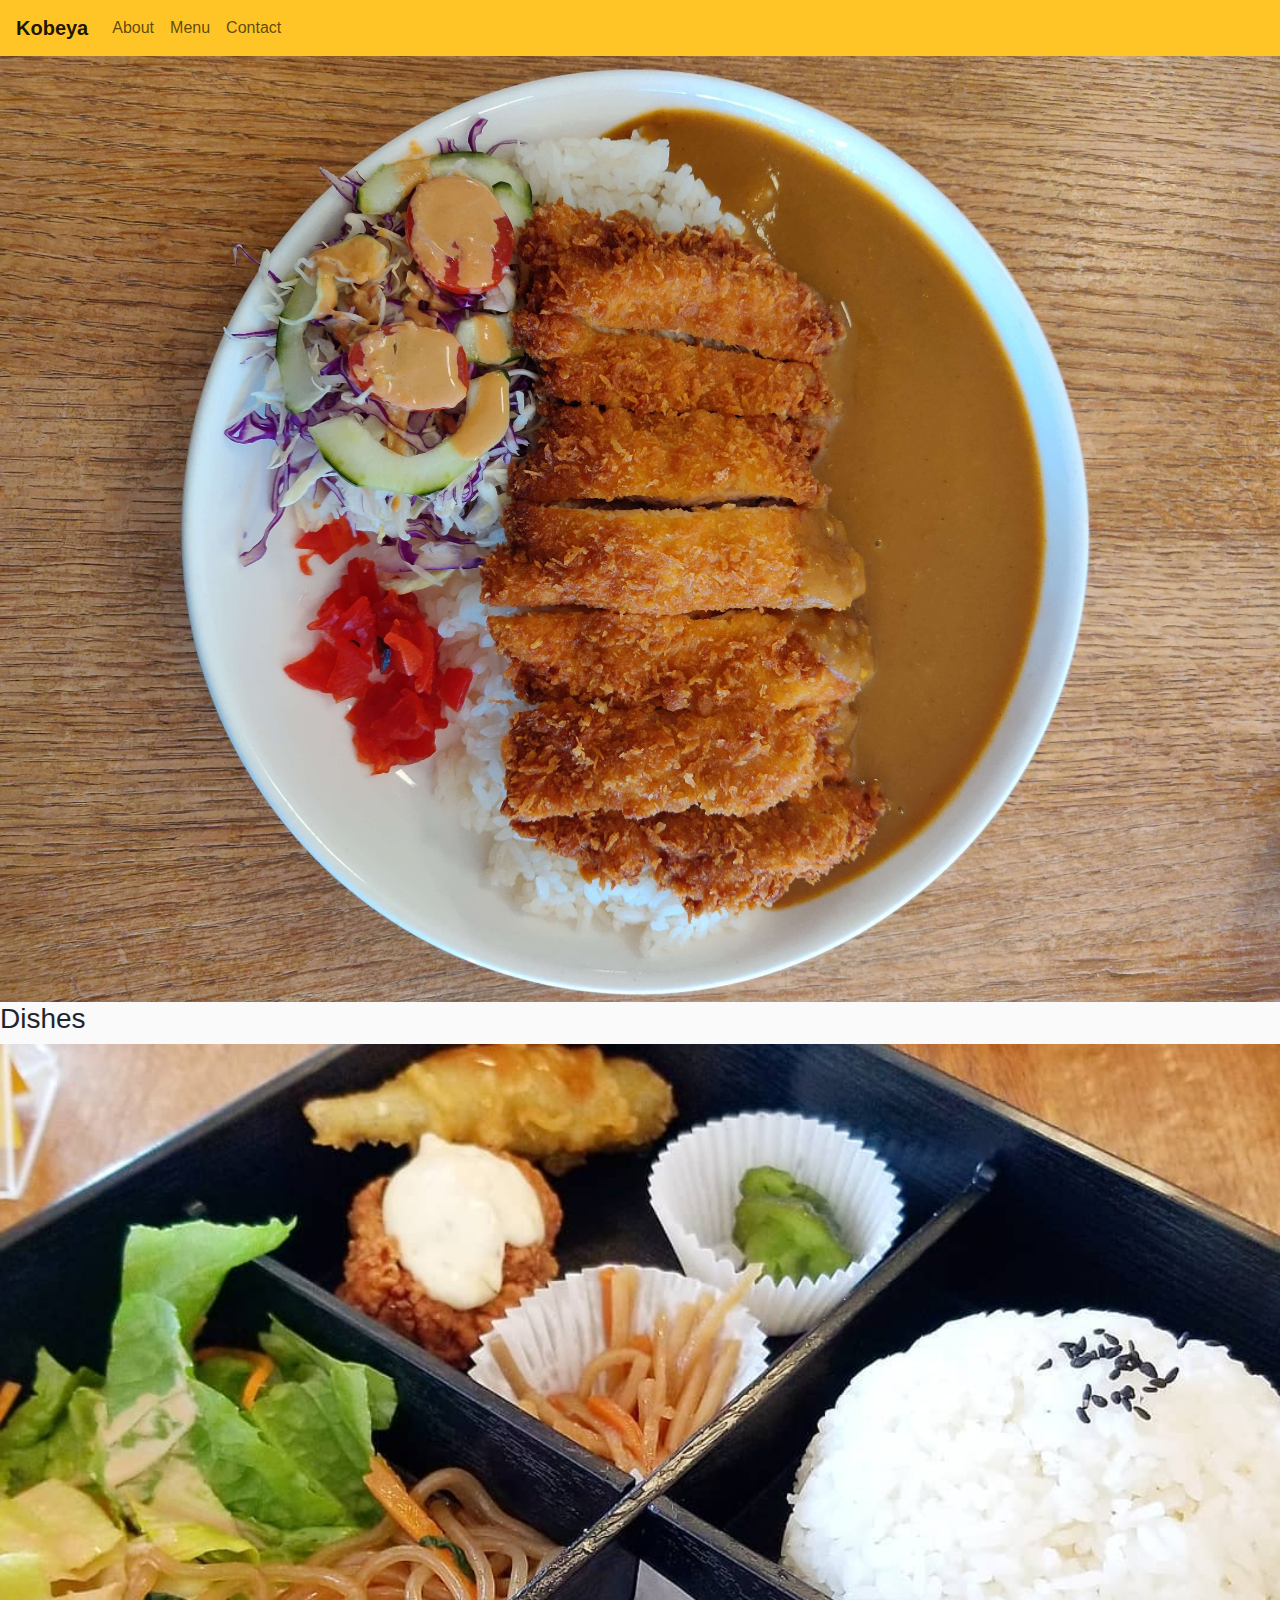
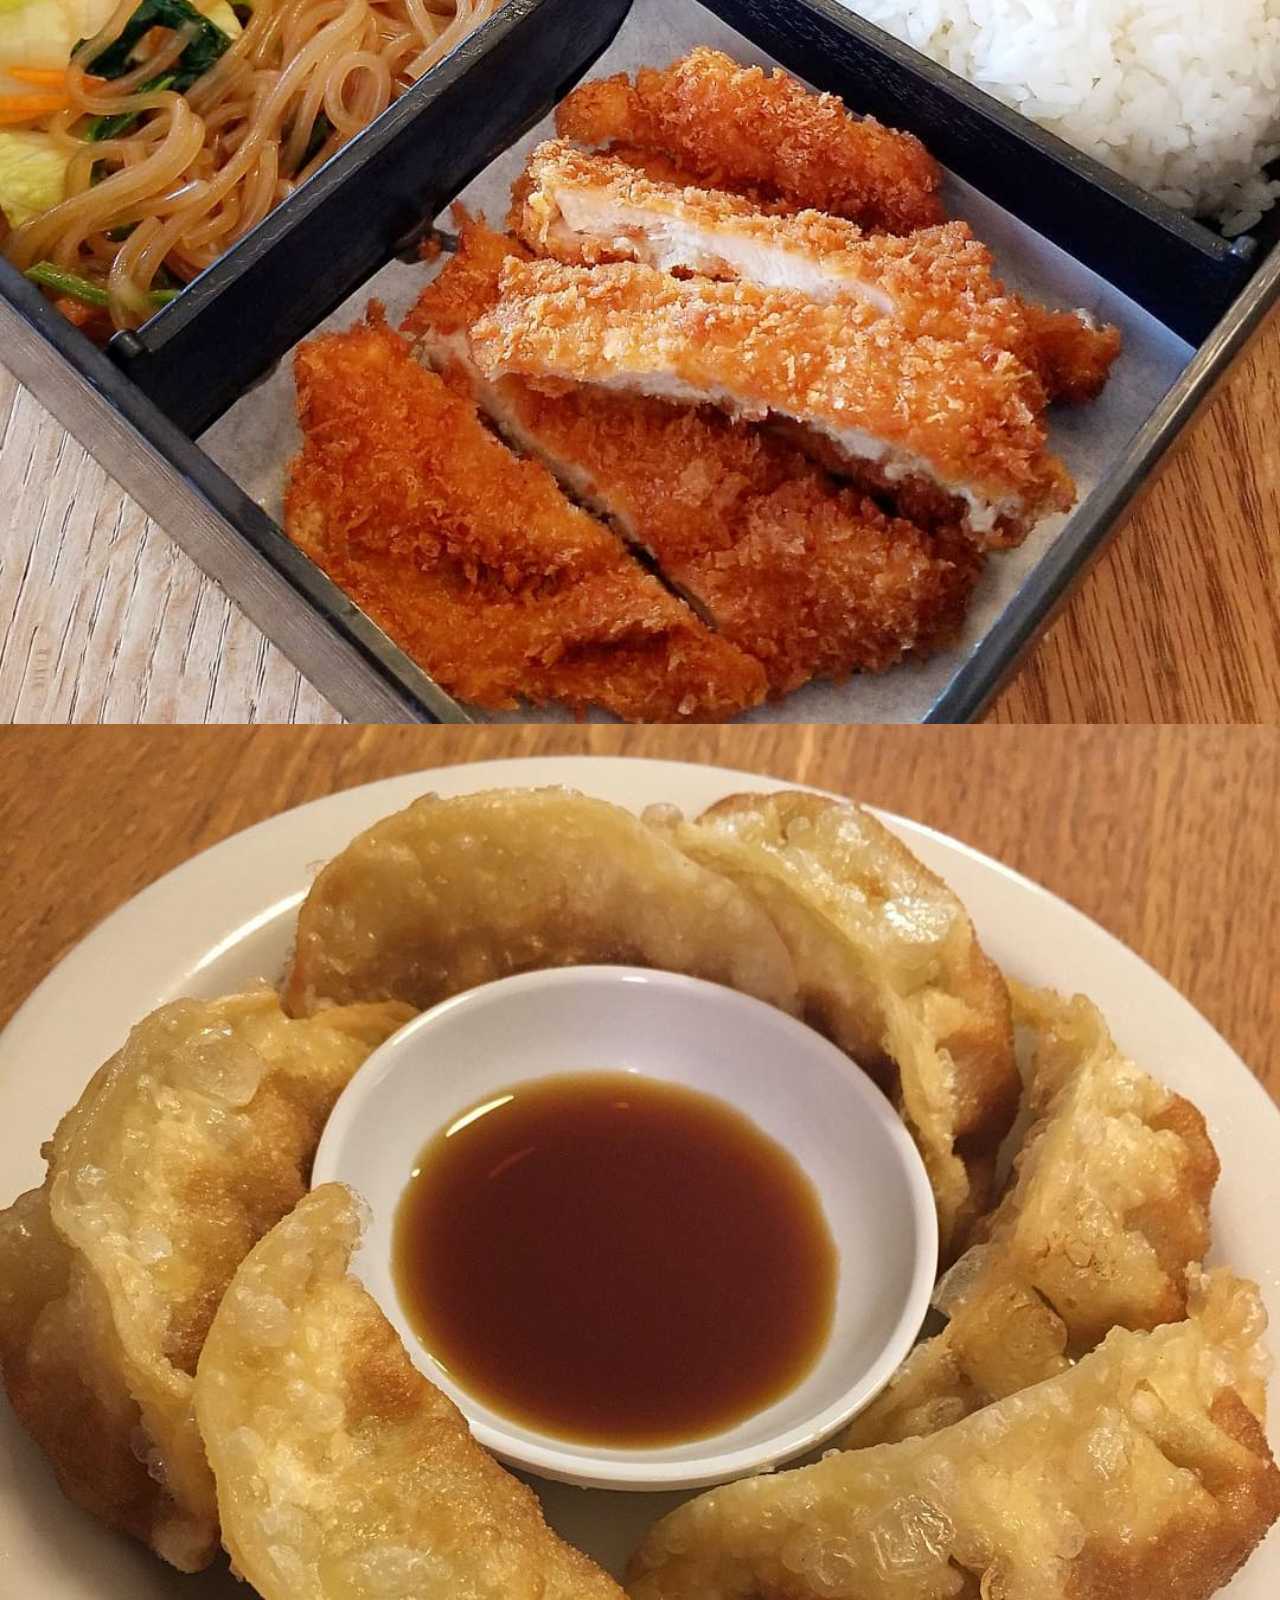
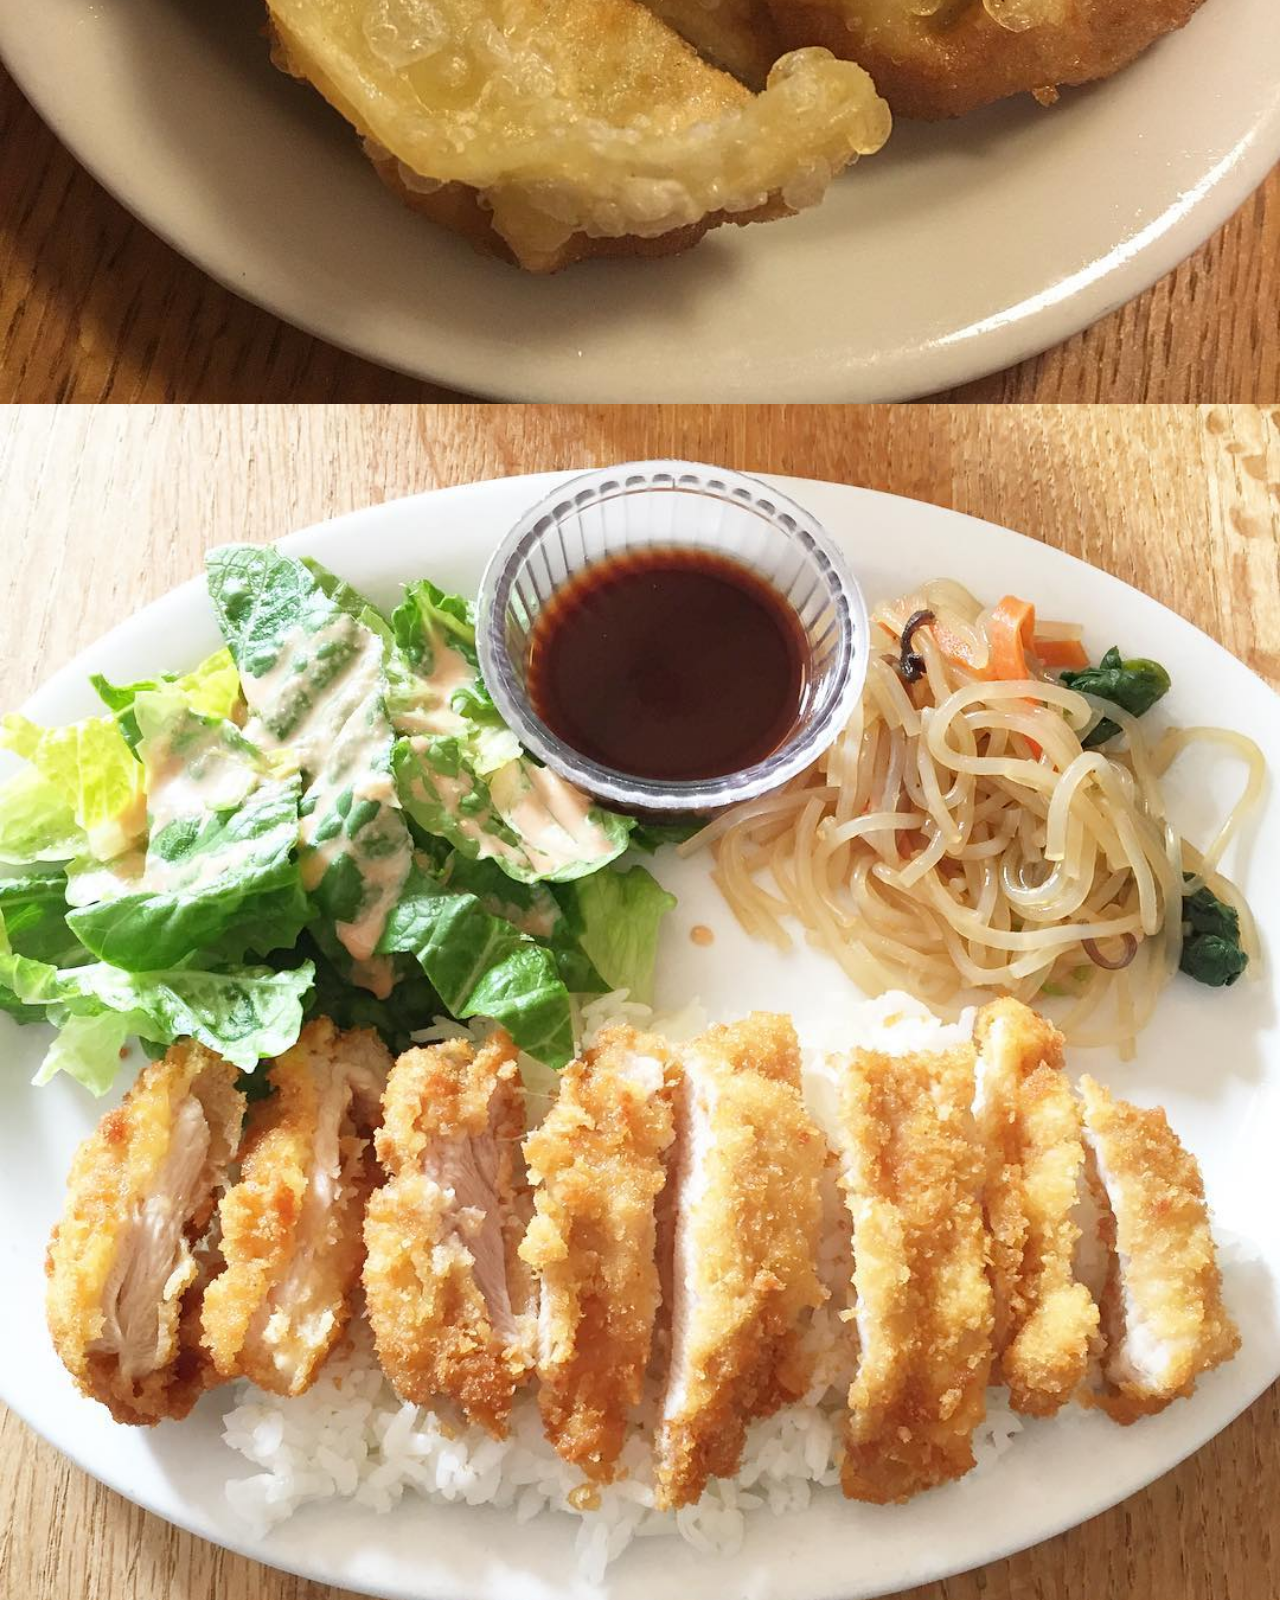
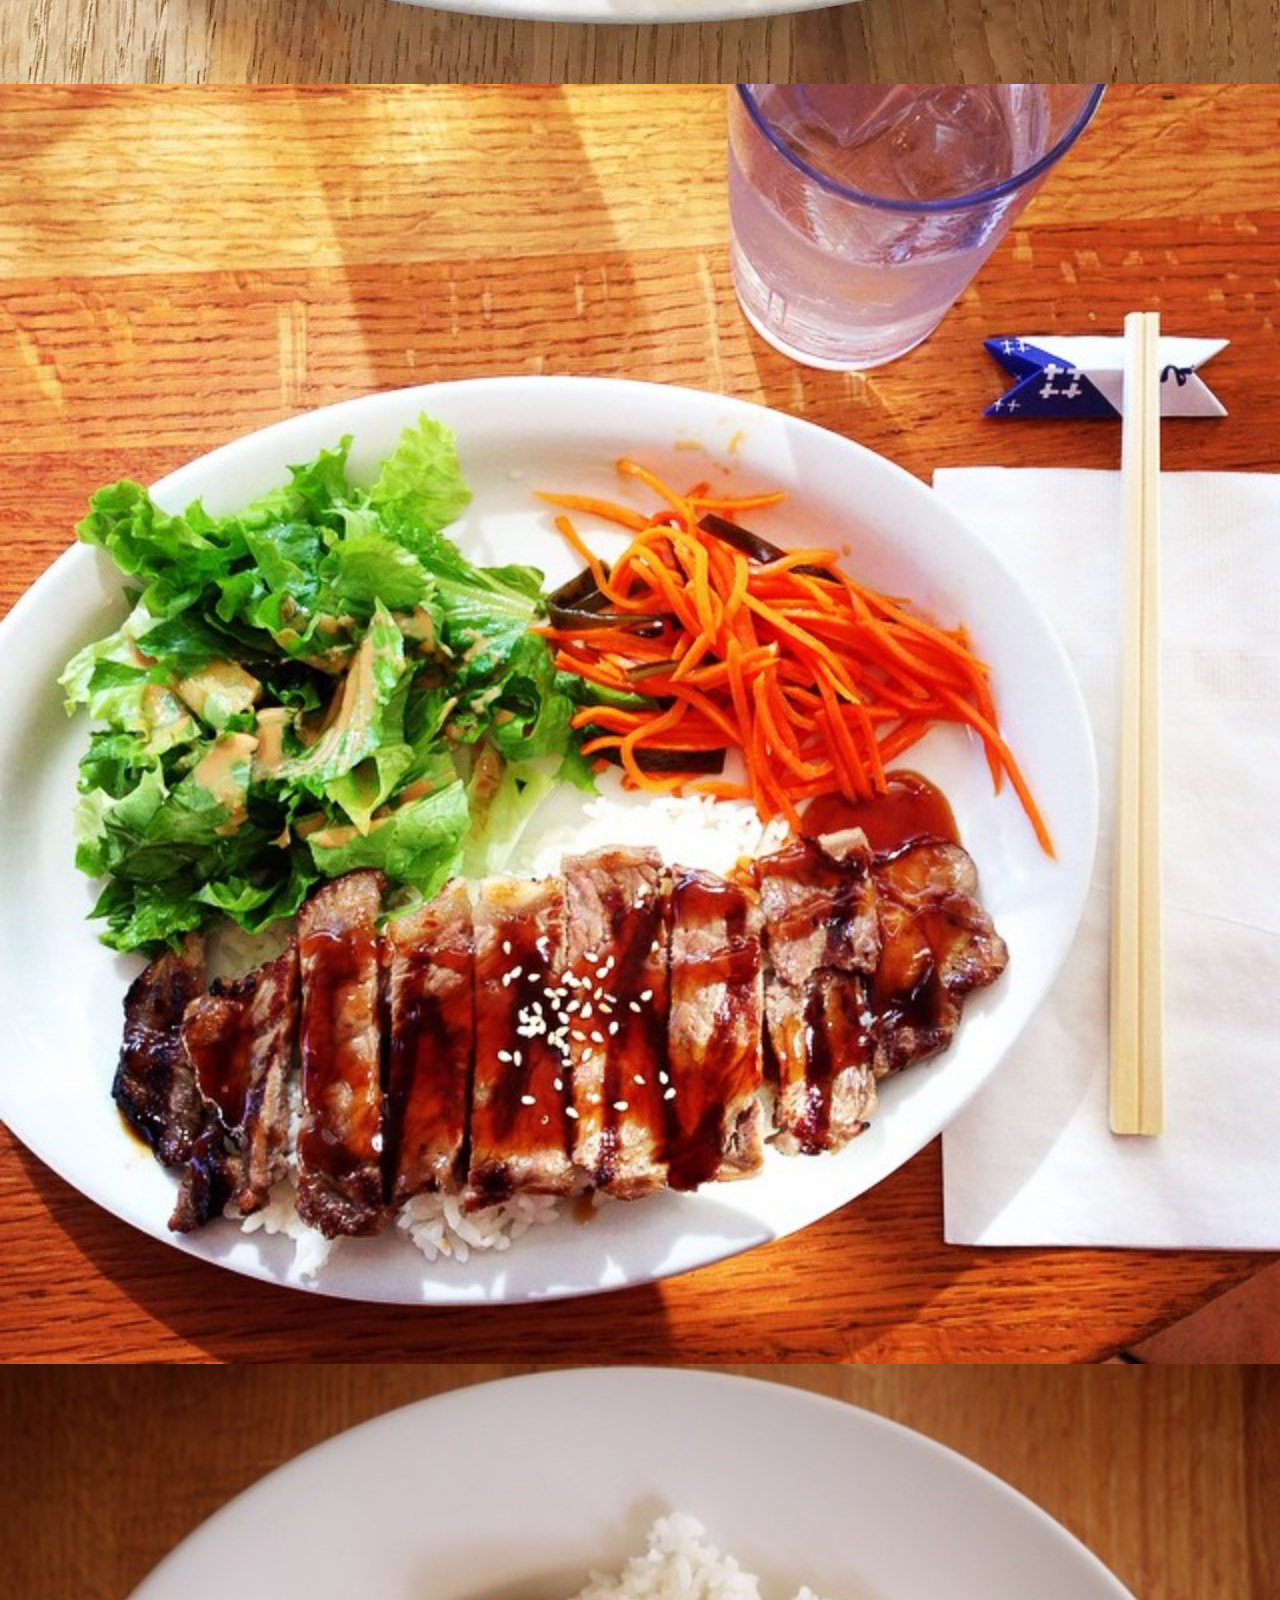
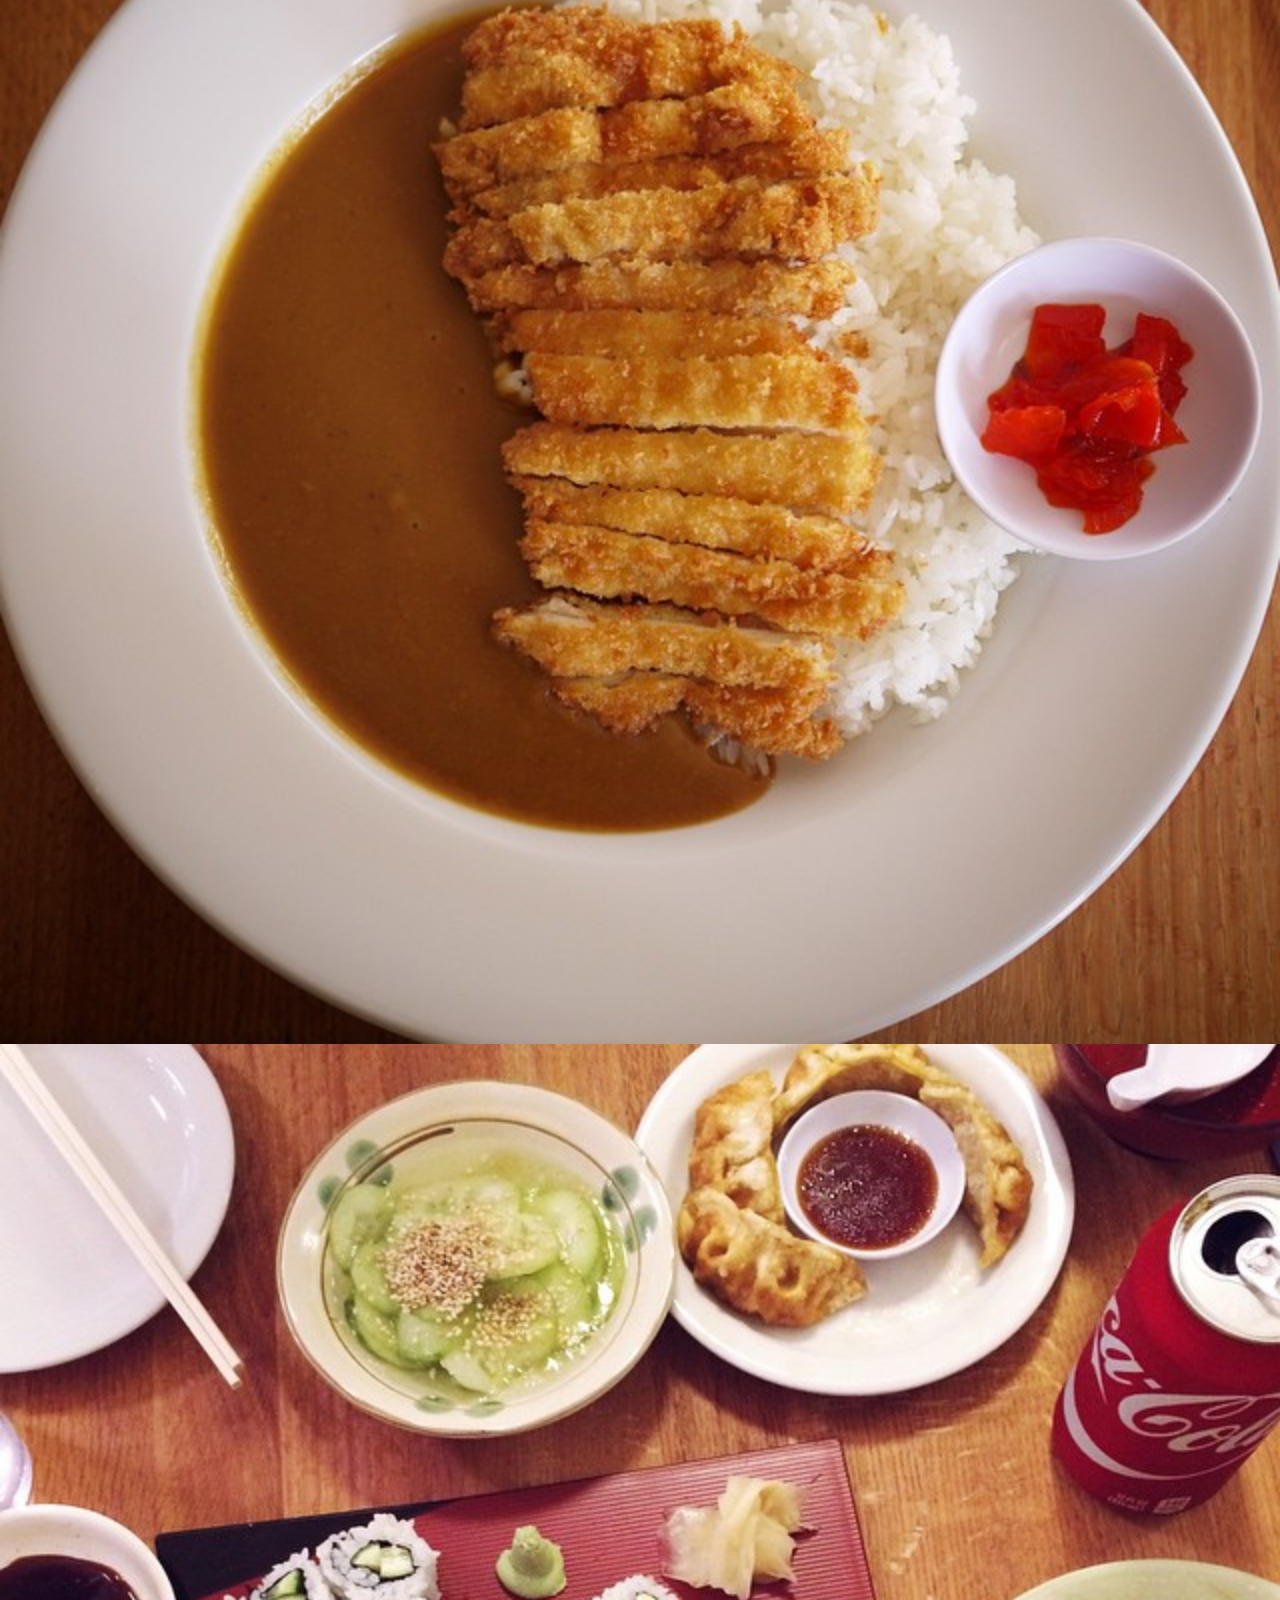
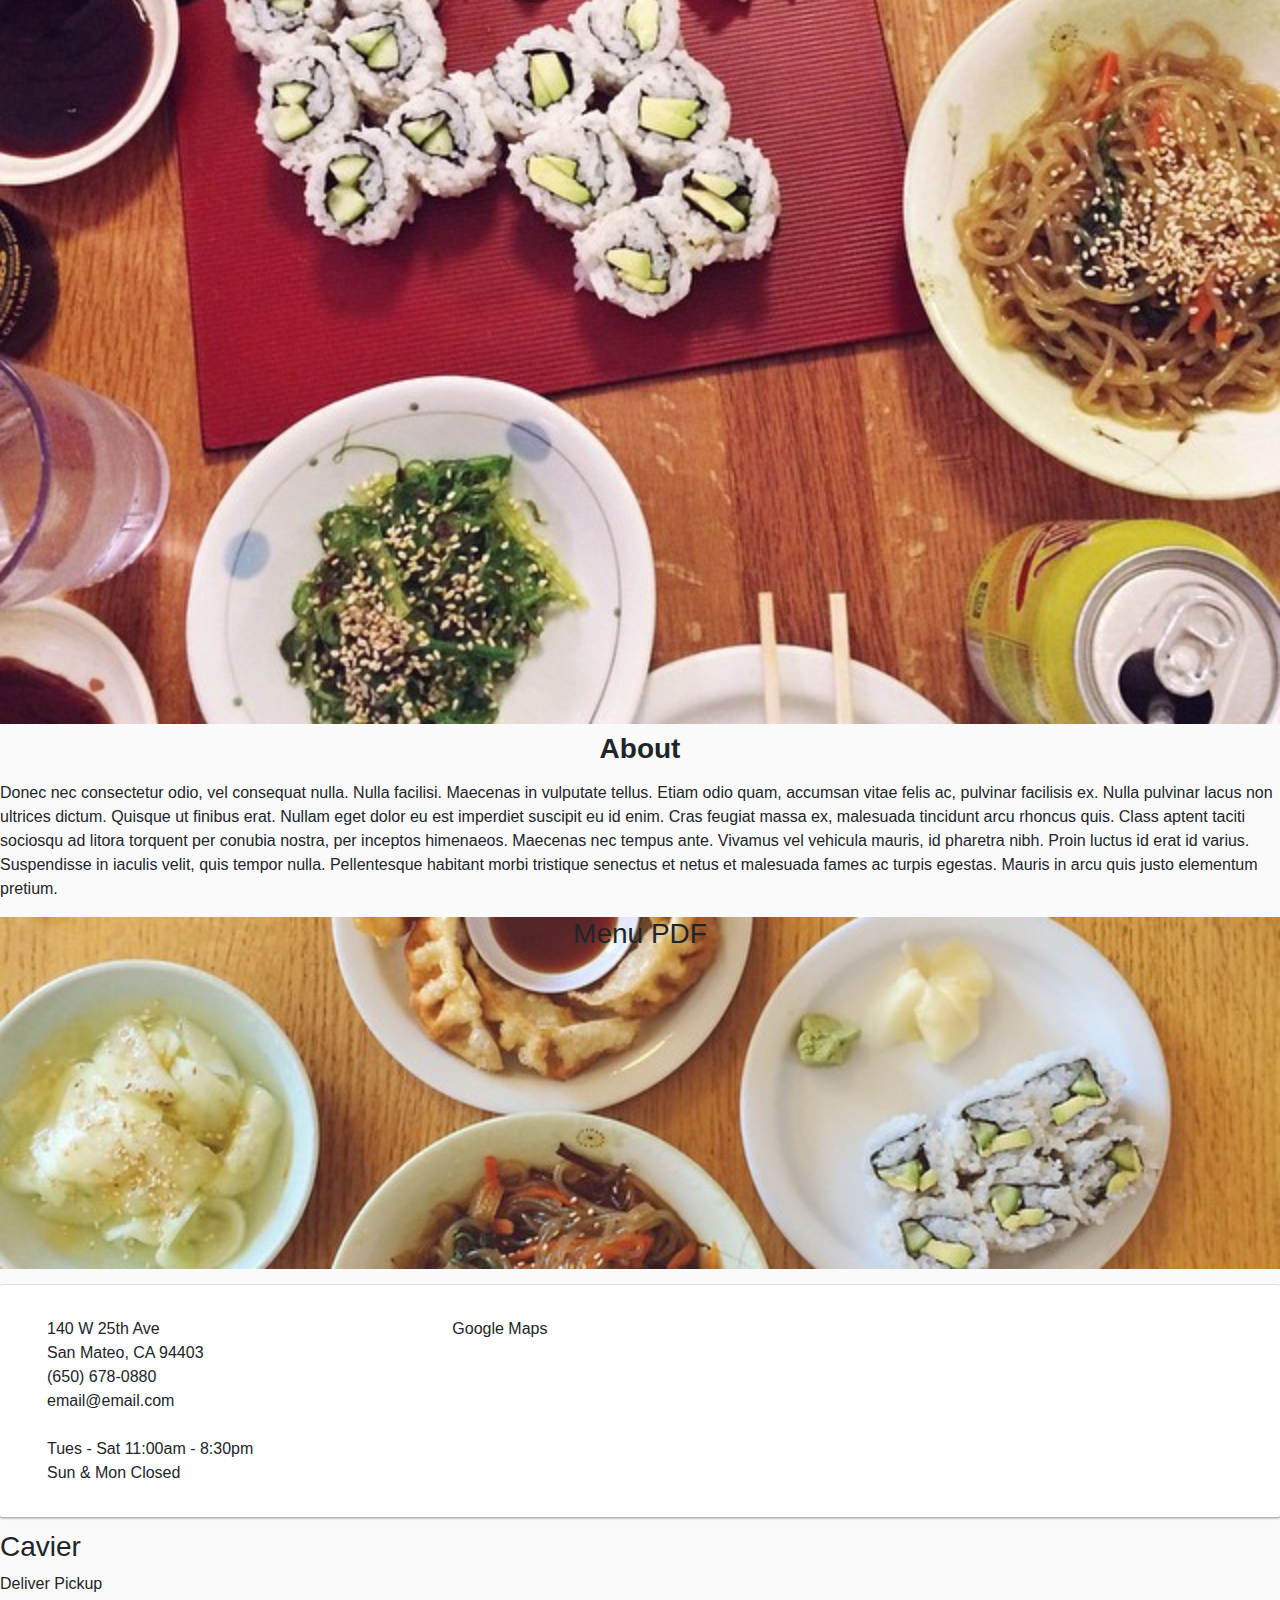
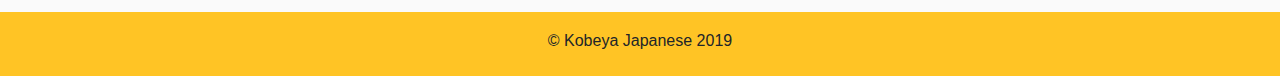
<file: public.html>
<!DOCTYPE html>
<html lang="en" dir="ltr">
  <head>
    <meta charset="utf-8">
    <title>Kobeya Japanese</title>
    <link rel="stylesheet" href="https://maxcdn.bootstrapcdn.com/bootstrap/4.0.0/css/bootstrap.min.css" />
    <link rel="stylesheet" type="text/css" href="slick/slick.css"/>
    <!-- Add the new slick-theme.css if you want the default styling -->
    <link rel="stylesheet" type="text/css" href="slick/slick-theme.css"/>
    <link rel="stylesheet" type="text/css" href="css/index.css" />
  </head>
  <body>
    <!-- Navigation -->
    <nav class="navbar navbar-expand-lg navbar-light bg-light">
      <a class="navbar-brand" href="#">Kobeya</a>
      <button class="navbar-toggler" type="button" data-toggle="collapse" data-target="#navbarSupportedContent" aria-controls="navbarSupportedContent" aria-expanded="false" aria-label="Toggle navigation">
        <span class="navbar-toggler-icon"></span>
      </button>
      <div class="collapse navbar-collapse" id="navbarSupportedContent">
        <ul class="navbar-nav mr-auto">
          <li class="nav-item">
            <a class="nav-link" href="#">About</a>
          </li>
          <li class="nav-item">
            <a class="nav-link" href="#">Menu</a>
          </li>
          <li class="nav-item">
            <a class="nav-link" href="#">Contact</a>
          </li>
        </ul>
      </div>
    </nav>
    <!-- Landing Image -->
    <img src="img/Landing_Curry.jpg" class="img-fluid" alt="Landing_Curry">
    <div class="popular-dishes">
      <h3>Dishes</h3>
    </div>
    <div class="your-class">
      <div><img class="carousel-img" src="img/Bento_Box.jpg" /></div>
      <div><img class="carousel-img" src="img/Gyoza.jpg" /></div>
      <div><img class="carousel-img" src="img/Katsu_Rice.jpg" /></div>
      <div><img class="carousel-img" src="img/Teriyaki_Beef.jpg" /></div>
      <div><img class="carousel-img" src="img/Curry_Rice.jpg" /></div>
      <div><img class="carousel-img" src="img/Misc_Dishes.jpg" /></div>
    </div>
    <!-- About Section -->
    <div class="about-section">
      <div>
        <h3 class="about-title">About</h3>
      </div>
      <p>
        Donec nec consectetur odio, vel consequat nulla. Nulla facilisi. Maecenas in vulputate tellus. Etiam odio quam,
        accumsan vitae felis ac, pulvinar facilisis ex. Nulla pulvinar lacus non ultrices dictum. Quisque ut finibus erat.
        Nullam eget dolor eu est imperdiet suscipit eu id enim. Cras feugiat massa ex, malesuada tincidunt arcu rhoncus quis.
        Class aptent taciti sociosqu ad litora torquent per conubia nostra, per inceptos himenaeos. Maecenas nec tempus ante.
        Vivamus vel vehicula mauris, id pharetra nibh. Proin luctus id erat id varius. Suspendisse in iaculis velit, quis tempor nulla.
        Pellentesque habitant morbi tristique senectus et netus et malesuada fames ac turpis egestas. Mauris in arcu quis justo elementum pretium.
      </p>
    </div>
    <div class="menu-container">
      <h3>Menu PDF</h3>
    </div>
    <!-- Contact Section -->
    <div class="row contact">
      <div class="col-sm-4 contact-container">
        <p class="contact-info">140 W 25th Ave</p>
        <p class="contact-info">San Mateo, CA 94403</p>
        <p class="contact-info">(650) 678-0880</p>
        <p class="contact-info">email@email.com</p>
        <br />
        <p class="contact-info">Tues - Sat 11:00am - 8:30pm</p>
        <p class="contact-info">Sun & Mon Closed</p>
      </div>
      <div class="col-sm-8">Google Maps</div>
    </div>
    <!-- Caiver Order Section -->
    <div class="cavier-container">
      <h3>Cavier</h3>
      <p>Deliver Pickup</p>
    </div>
    <footer>
      © Kobeya Japanese 2019
    </footer>
    <script src="https://code.jquery.com/jquery-3.3.1.min.js"></script>
    <script src="https://maxcdn.bootstrapcdn.com/bootstrap/4.0.0/js/bootstrap.min.js"></script>
    <script src="https://code.jquery.com/jquery-3.2.1.slim.min.js"></script>
    <script src="https://cdnjs.cloudflare.com/ajax/libs/popper.js/1.12.9/umd/popper.min.js"></script>
    <script type="text/javascript" src="slick/slick.min.js"></script>
    <script src="js/client.js"></script>
  </body>
</html>
</file>
<file: css/index.css>
/* eliminate extra margin-right in mobile view */
html, body {
  overflow-x: hidden;
}

body {
  background-color: #fafafa;
}

.find-us-header, .about-title, .menu-container,
.caviar-container, footer, .scroll-top {
  text-align: center;
}

.contact-title, .about-title {
  font-weight: 600;
}

/* Navigation */
.navbar {
  background-color: #ffc425 !important;
}

.navbar-brand {
  font-weight: 700;
}
/* override default navbar font colors for my contrast */
.navbar-light .navbar-nav .nav-link {
    color: rgba(0,0,0,.65);
    font-weight: 500;
}

.navbar-light .navbar-nav .nav-link:focus, .navbar-light .navbar-nav .nav-link:hover {
    color: black;
}

/* img carousel */
.carousel-img {
  width: 100%;
}

/* default container override */
.container {
  padding-left: 0.4rem;
  padding-right: 0.4rem;
}

/* about/history section */
.about-title {
  padding-top: .5rem;
  padding-bottom: .5rem;
}

/* Menu section */
.menu-container {
  height: 22rem;
  margin-bottom: 1rem;
  background-image: url('../img/Menu_Bg.jpg');
  background-repeat: no-repeat;
  background-color: #cccccc;
  background-size: cover;
  background-position: center;
}

.menu-pdf {
  font-size: 2.8rem;
  font-weight: 600;
  line-height: 22rem;
  cursor: pointer;
}

/* Contact - Find Us section*/
.find-us-header {
    min-height: 2.8rem;
}

.contact {
  padding: 2rem;
  background-color: #fff;
}

.row {
  margin-bottom: .8rem;
  margin-right: 0;
  margin-left: 0;
  box-shadow: 0 2px 2px 0 rgba(0,0,0,0.20),
              0 0 0 1px rgba(0,0,0,0.10);
  border-radius: 2px;

}

.contact-info {
  margin: 0;
  padding: 0;
}

.bold-info {
  font-weight: 700;
}

#map {
 height: 27rem;
}

/* social media icons */
.yelp-logo-container {
  border-radius: 4px;
  cursor: pointer;
  background-color: #d32323;
  display: inline-block;
  margin-top: 1.5rem;
}

.yelp-logo {
  height: 2.6rem;
}

.yelp-logo-container:hover {
 background-color: #bd1f1f;
}
/* cavier order section */
.caviar-container {
  height: 12rem;
  padding: 1.6rem;
}

.caviar-logo {
  width: 12rem;
  margin-top: 2rem;
  margin-bottom: .5rem;
}

.cavier-link {
  font-size: 1.2rem;
}

/* scrolltop button */
.top-trigger {
  width: 3rem;
  margin: 0 auto;
  cursor: pointer;
}

.top-text {
  margin: 0;
}

/* footer Section */
footer {
  height: 4rem;
  text-align: center;
  padding: 1.1rem;
  background-color: #ffc425;
}
</file>
